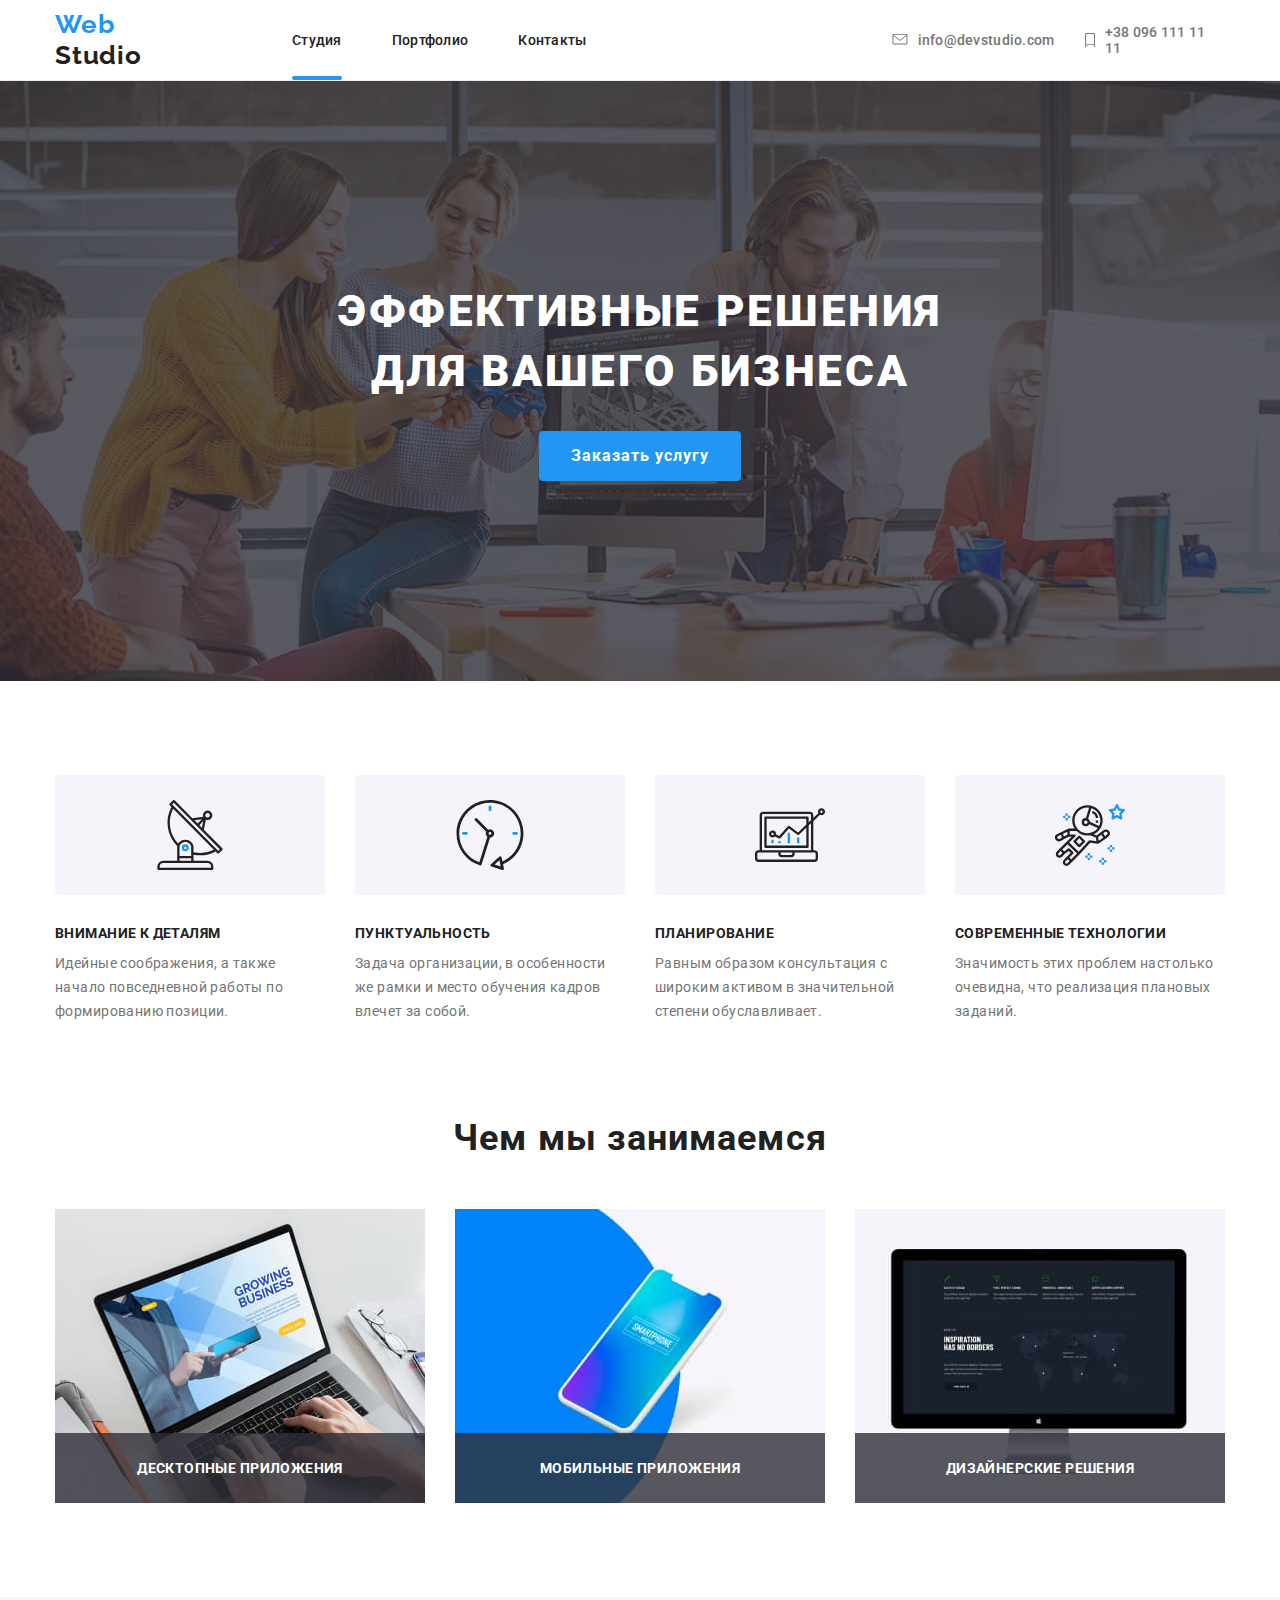
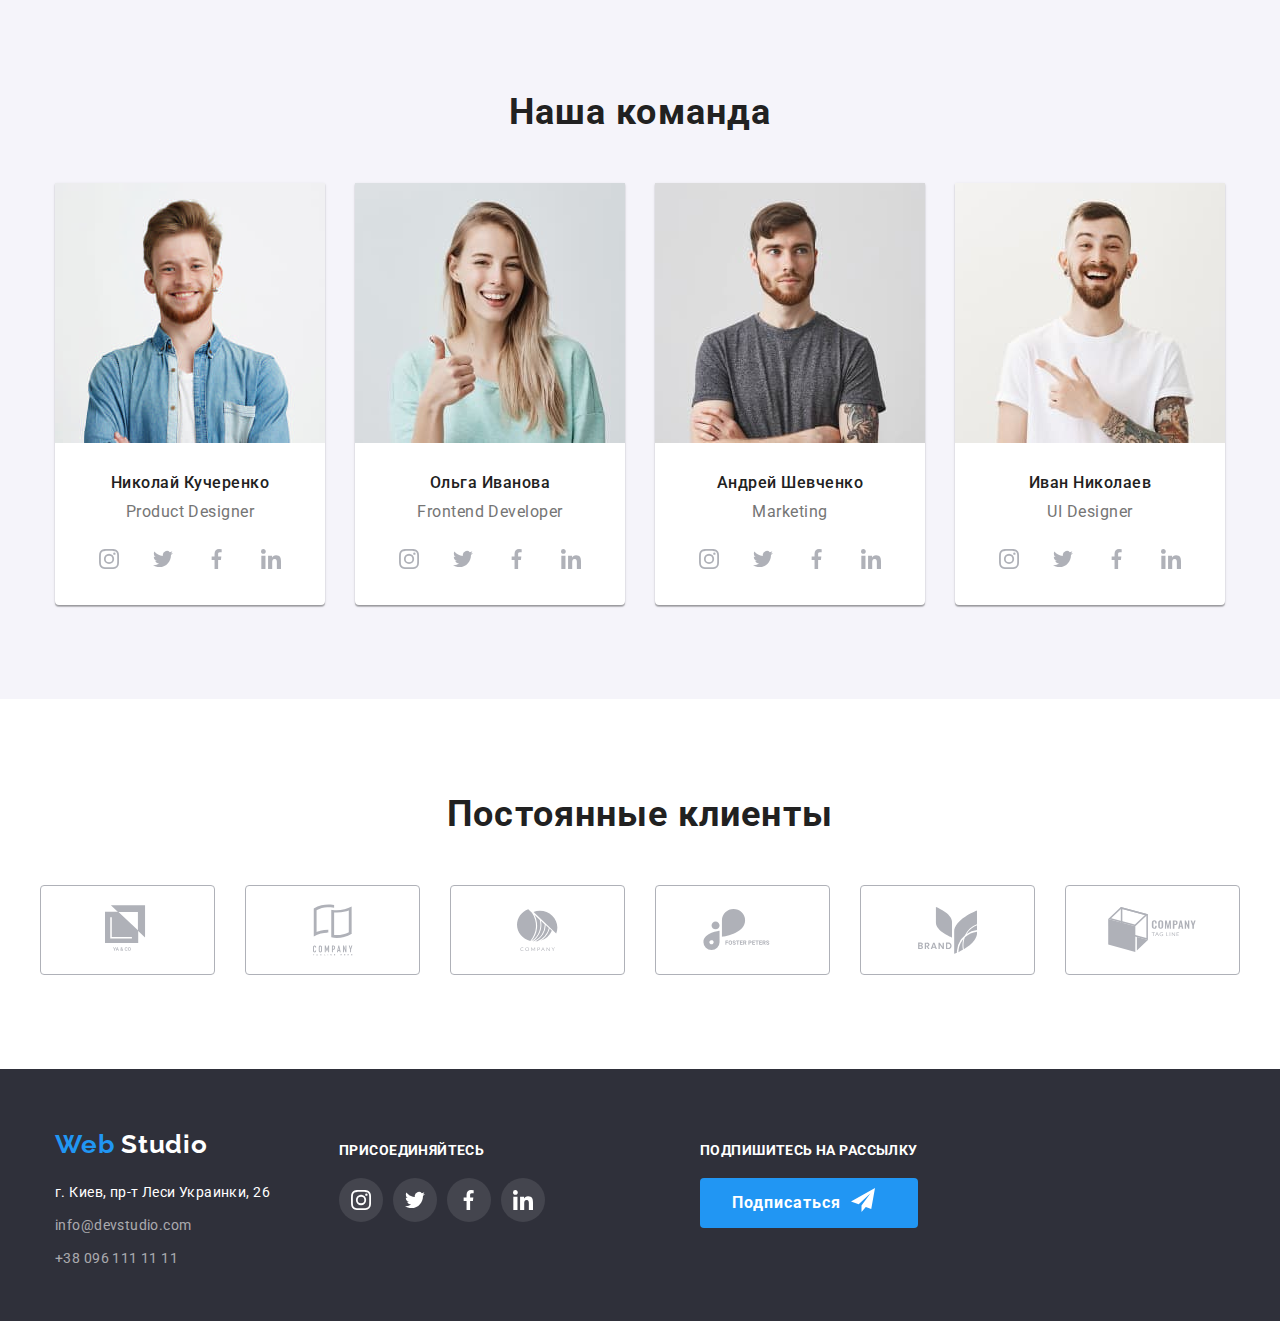
<file: index.html>
<!DOCTYPE html>
<html lang="ru">
  <head>
    <meta charset="UTF-8" />
    <meta name="viewport" content="width=device-width, initial-scale=1.0" />
    <title>Web Studio - Home</title>
    <link
      href="https://fonts.googleapis.com/css2?family=Raleway:wght@700&family=Roboto:wght@400;500;700;900&display=swap"
      rel="stylesheet"
    />
    <link
      rel="stylesheet"
      href="https://cdnjs.cloudflare.com/ajax/libs/modern-normalize/0.6.0/modern-normalize.min.css"
    />
    <link rel="stylesheet" href="./css/style.css" />
  </head>

  <body>
    <!-- Шапка -->
    <header class="header">
      <div class="conteiner main-nav">
        <nav class="main-nav">
          <!-- Логотип -->
          <a href="./index.html" class="logo link">
            <span class="logo-accent">Web</span> Studio
          </a>

          <!-- Категории -->
          <ul class="site-nav list">
            <li class="item">
              <a href="./index.html" class="link current">Студия</a>
            </li>
            <li class="item">
              <a href="./portfolio.html" class="link">Портфолио</a>
            </li>
            <li class="item">
              <a href="" class="link">Контакты</a>
            </li>
          </ul>
        </nav>

        <!-- Контакты -->

        <address class="main-nav">
          <ul class="contacts-header list">
            <li class="item">
              <a href="mailto:info@devstudio.com" class>
                <svg class="mail-icon">
                  <use href="./images/sprite.svg#icon-mail"></use>
                </svg>
                info@devstudio.com
              </a>
            </li>
            <li class="item">
              <a href="tel:+380961111111">
                <svg class="tel-icon">
                  <use href="./images/sprite.svg#icon-smartphone"></use>
                </svg>
                +38 096 111 11 11
              </a>
            </li>
          </ul>
        </address>
      </div>
    </header>

    <!-- Уникальный контент -->
    <main>
      <!-- Герой -->
      <section class="hero">
        <div class="conteiner">
          <h1 class="hero-title">Эффективные решения для вашего бизнеса</h1>
          <a href="" class="button link">Заказать услугу</a>
        </div>
      </section>

      <!-- Преимущества -->

      <section class="features">
        <!-- Невидимый заголовок -->
        <h2 class="features-title-hidden">Наши преимущества</h2>

        <div class="conteiner">
          <ul class="features-list list">
            <li class="item icon-vector">
              <div class="features-content">
                <h3 class="features-title">Внимание к деталям</h3>
                <p class="features-text">
                  Идейные соображения, а также начало повседневной работы по
                  формированию позиции.
                </p>
              </div>
            </li>
            <li class="item icon-vector1">
              <div class="features-content">
                <h3 class="features-title">Пунктуальность</h3>
                <p class="features-text">
                  Задача организации, в особенности же рамки и место обучения
                  кадров влечет за собой.
                </p>
              </div>
            </li>
            <li class="item icon-vector2">
              <div class="features-content">
                <h3 class="features-title">Планирование</h3>
                <p class="features-text">
                  Равным образом консультация с широким активом в значительной
                  степени обуславливает.
                </p>
              </div>
            </li>
            <li class="item icon-vector3">
              <div class="features-content">
                <h3 class="features-title">Современные технологии</h3>
                <p class="features-text">
                  Значимость этих проблем настолько очевидна, что реализация
                  плановых заданий.
                </p>
              </div>
            </li>
          </ul>
        </div>
      </section>

      <!-- Наша деятельность -->

      <section class="section-activity">
        <div class="conteiner">
          <h2 class="activity-title">Чем мы занимаемся</h2>
          <ul class="activity-list list">
            <li class="item">
              <img
                src="./images/box/box.jpg"
                alt="Десктопные приложения"
                width="370"
              />

              <h3 class="activity-subtitle">Десктопные приложения</h3>
            </li>
            <li class="item">
              <img
                src="./images/box/box2.jpg"
                alt="Мобильные приложения"
                width="370"
              />
              <h3 class="activity-subtitle">Мобильные приложения</h3>
            </li>
            <li class="item">
              <img
                src="./images/box/box3.jpg"
                alt="Дизайнерские решения"
                width="370"
              />
              <h3 class="activity-subtitle">Дизайнерские решения</h3>
            </li>
          </ul>
        </div>
      </section>

      <!-- Команда -->
      <section class="section-team">
        <div class="conteiner">
          <h2 class="team-title">Наша команда</h2>
          <ul class="team-list list">
            <li class="item">
              <img
                src="./images/team/team.jpg"
                alt="Николай Кучеренко"
                width="270"
              />
              <div class="team-content">
                <h3 class="team-name">Николай Кучеренко</h3>
                <p lang="en" class="team-aside">Product Designer</p>

                <!-- соцсети -->
                <ul class="team-social list">
                  <li class="team-icons">
                    <a href="" aria-label="ссылка на instagram">
                      <svg class="social-icon">
                        <use href="./images/sprite.svg#icon-instagram"></use>
                      </svg>
                    </a>
                  </li>
                  <li class="team-icons">
                    <a href="" aria-label="ссылка на twitter">
                      <svg class="social-icon">
                        <use href="./images/sprite.svg#icon-twitter"></use>
                      </svg>
                    </a>
                  </li>
                  <li class="team-icons">
                    <a href="" aria-label="ссылка на facebook">
                      <svg class="social-icon">
                        <use href="./images/sprite.svg#icon-facebook"></use>
                      </svg>
                    </a>
                  </li>
                  <li class="team-icons">
                    <a href="" aria-label="ссылка на linkedIn">
                      <svg class="social-icon">
                        <use href="./images/sprite.svg#icon-linkedin"></use>
                      </svg>
                    </a>
                  </li>
                </ul>
              </div>
            </li>
            <li class="item">
              <img
                src="./images/team/team2.jpg"
                alt="Ольга Иванова"
                width="270"
              />
              <div class="team-content">
                <h3 class="team-name">Ольга Иванова</h3>
                <p lang="en" class="team-aside">Frontend Developer</p>

                <!-- соцсети -->
                <ul class="team-social list">
                  <li class="team-icons">
                    <a href="" aria-label="ссылка на instagram">
                      <svg class="social-icon">
                        <use href="./images/sprite.svg#icon-instagram"></use>
                      </svg>
                    </a>
                  </li>
                  <li class="team-icons">
                    <a href="" aria-label="ссылка на twitter">
                      <svg class="social-icon">
                        <use href="./images/sprite.svg#icon-twitter"></use>
                      </svg>
                    </a>
                  </li>
                  <li class="team-icons">
                    <a href="" aria-label="ссылка на facebook">
                      <svg class="social-icon">
                        <use href="./images/sprite.svg#icon-facebook"></use>
                      </svg>
                    </a>
                  </li>
                  <li class="team-icons">
                    <a href="" aria-label="ссылка на linkedIn">
                      <svg class="social-icon">
                        <use href="./images/sprite.svg#icon-linkedin"></use>
                      </svg>
                    </a>
                  </li>
                </ul>
              </div>
            </li>
            <li class="item">
              <img
                src="./images/team/team3.jpg"
                alt="Андрей Шевченко"
                width="270"
              />
              <div class="team-content">
                <h3 class="team-name">Андрей Шевченко</h3>
                <p lang="en" class="team-aside">Marketing</p>

                <!-- соцсети -->
                <ul class="team-social list">
                  <li class="team-icons">
                    <a href="" aria-label="ссылка на instagram">
                      <svg class="social-icon">
                        <use href="./images/sprite.svg#icon-instagram"></use>
                      </svg>
                    </a>
                  </li>
                  <li class="team-icons">
                    <a href="" aria-label="ссылка на twitter">
                      <svg class="social-icon">
                        <use href="./images/sprite.svg#icon-twitter"></use>
                      </svg>
                    </a>
                  </li>
                  <li class="team-icons">
                    <a href="" aria-label="ссылка на facebook">
                      <svg class="social-icon">
                        <use href="./images/sprite.svg#icon-facebook"></use>
                      </svg>
                    </a>
                  </li>
                  <li class="team-icons">
                    <a href="" aria-label="ссылка на linkedIn">
                      <svg class="social-icon">
                        <use href="./images/sprite.svg#icon-linkedin"></use>
                      </svg>
                    </a>
                  </li>
                </ul>
              </div>
            </li>
            <li class="item">
              <img
                src="./images/team/team4.jpg"
                alt="Иван Николаев"
                width="270"
              />
              <div class="team-content">
                <h3 class="team-name">Иван Николаев</h3>
                <p lang="en" class="team-aside">UI Designer</p>

                <!-- соцсети -->
                <ul class="team-social list">
                  <li class="team-icons">
                    <a href="" aria-label="ссылка на instagram">
                      <svg class="social-icon">
                        <use href="./images/sprite.svg#icon-instagram"></use>
                      </svg>
                    </a>
                  </li>
                  <li class="team-icons">
                    <a href="" aria-label="ссылка на twitter">
                      <svg class="social-icon">
                        <use href="./images/sprite.svg#icon-twitter"></use>
                      </svg>
                    </a>
                  </li>
                  <li class="team-icons">
                    <a href="" aria-label="ссылка на facebook">
                      <svg class="social-icon">
                        <use href="./images/sprite.svg#icon-facebook"></use>
                      </svg>
                    </a>
                  </li>
                  <li class="team-icons">
                    <a href="" aria-label="ссылка на linkedIn">
                      <svg class="social-icon">
                        <use href="./images/sprite.svg#icon-linkedin"></use>
                      </svg>
                    </a>
                  </li>
                </ul>
              </div>
            </li>
          </ul>
        </div>
      </section>

      <!-- Клиенты -->

      <section class="section-clients">
        <div class="conteiner">
          <h2 class="clients-title">Постоянные клиенты</h2>
          <ul class="clients-list list">
            <li class="item">
              <div class="clients-img">
                <a href="">
                  <svg class="clients-icon" width="44.27px" height="49.23px">
                    <use href="./images/sprite.svg#icon-logo1"></use>
                  </svg>
                </a>
              </div>
            </li>
            <li class="item">
              <div class="clients-img">
                <a href="">
                  <svg class="clients-icon" width="40px" height="52px">
                    <use href="./images/sprite.svg#icon-logo2"></use>
                  </svg>
                </a>
              </div>
            </li>
            <li class="item">
              <div class="clients-img">
                <a href="">
                  <svg class="clients-icon" width="41px" height="42.6px">
                    <use href="./images/sprite.svg#icon-logo3"></use>
                  </svg>
                </a>
              </div>
            </li>
            <li class="item">
              <div class="clients-img">
                <a href="">
                  <svg class="clients-icon" width="79.66px" height="42.02px">
                    <use href="./images/sprite.svg#icon-logo4"></use>
                  </svg>
                </a>
              </div>
            </li>
            <li class="item">
              <div class="clients-img">
                <a href="">
                  <svg class="clients-icon" width="59px" height="47px">
                    <use href="./images/sprite.svg#icon-logo5"></use>
                  </svg>
                </a>
              </div>
            </li>
            <li class="item">
              <div class="clients-img">
                <a href="">
                  <svg class="clients-icon" width="88.48px" height="45.44px">
                    <use href="./images/sprite.svg#icon-logo6"></use>
                  </svg>
                </a>
              </div>
            </li>
          </ul>
        </div>
      </section>
    </main>

    <!-- Подвал -->

    <footer class="footer">
      <div class="conteiner">
        <div class="adress-item">
          <a href="./index.html" class="logo link">
            <span class="logo-accent">Web</span>
            <span class="logo-invert">Studio</span>
          </a>
          <address class="address-footer">
            <span class="location">г. Киев, пр-т Леси Украинки, 26</span>
            <a
              href="mailto:info@devstudio.com"
              class="contacts-footer mail link"
              >info@devstudio.com
            </a>

            <a href="tel:380961111111" class="contacts-footer link"
              >+38 096 111 11 11
            </a>
          </address>
        </div>

        <!-- Мы в соцсетях -->
        <div class="social-list">
          <b class="social">Присоединяйтесь</b>
          <ul class="label list">
            <li class="item">
              <a href="" class="link" aria-label="мы в instagram">
                <svg class="social-icon-footer">
                  <use href="./images/sprite.svg#icon-footer-instagram"></use>
                </svg>
              </a>
            </li>
            <li class="item">
              <a href="" class="link" aria-label="мы в twitter">
                <svg class="social-icon-footer">
                  <use href="./images/sprite.svg#icon-footer-twitter"></use>
                </svg>
              </a>
            </li>
            <li class="item">
              <a href="" class="link" aria-label="мы в facebook">
                <svg class="social-icon-footer">
                  <use href="./images/sprite.svg#icon-footer-facebook"></use>
                </svg>
              </a>
            </li>
            <li class="item">
              <a href="" class="link" aria-label="мы в linkedin">
                <svg class="social-icon-footer">
                  <use href="./images/sprite.svg#icon-footer-linkedin"></use>
                </svg>
              </a>
            </li>
          </ul>
        </div>

        <!-- Форма подписки -->
        <div class="newsletter-list">
          <b class="newsletter">Подпишитесь на рассылку</b>
          <a href="" class="button link">Подписаться</a>
        </div>
      </div>
    </footer>
  </body>
</html>
</file>
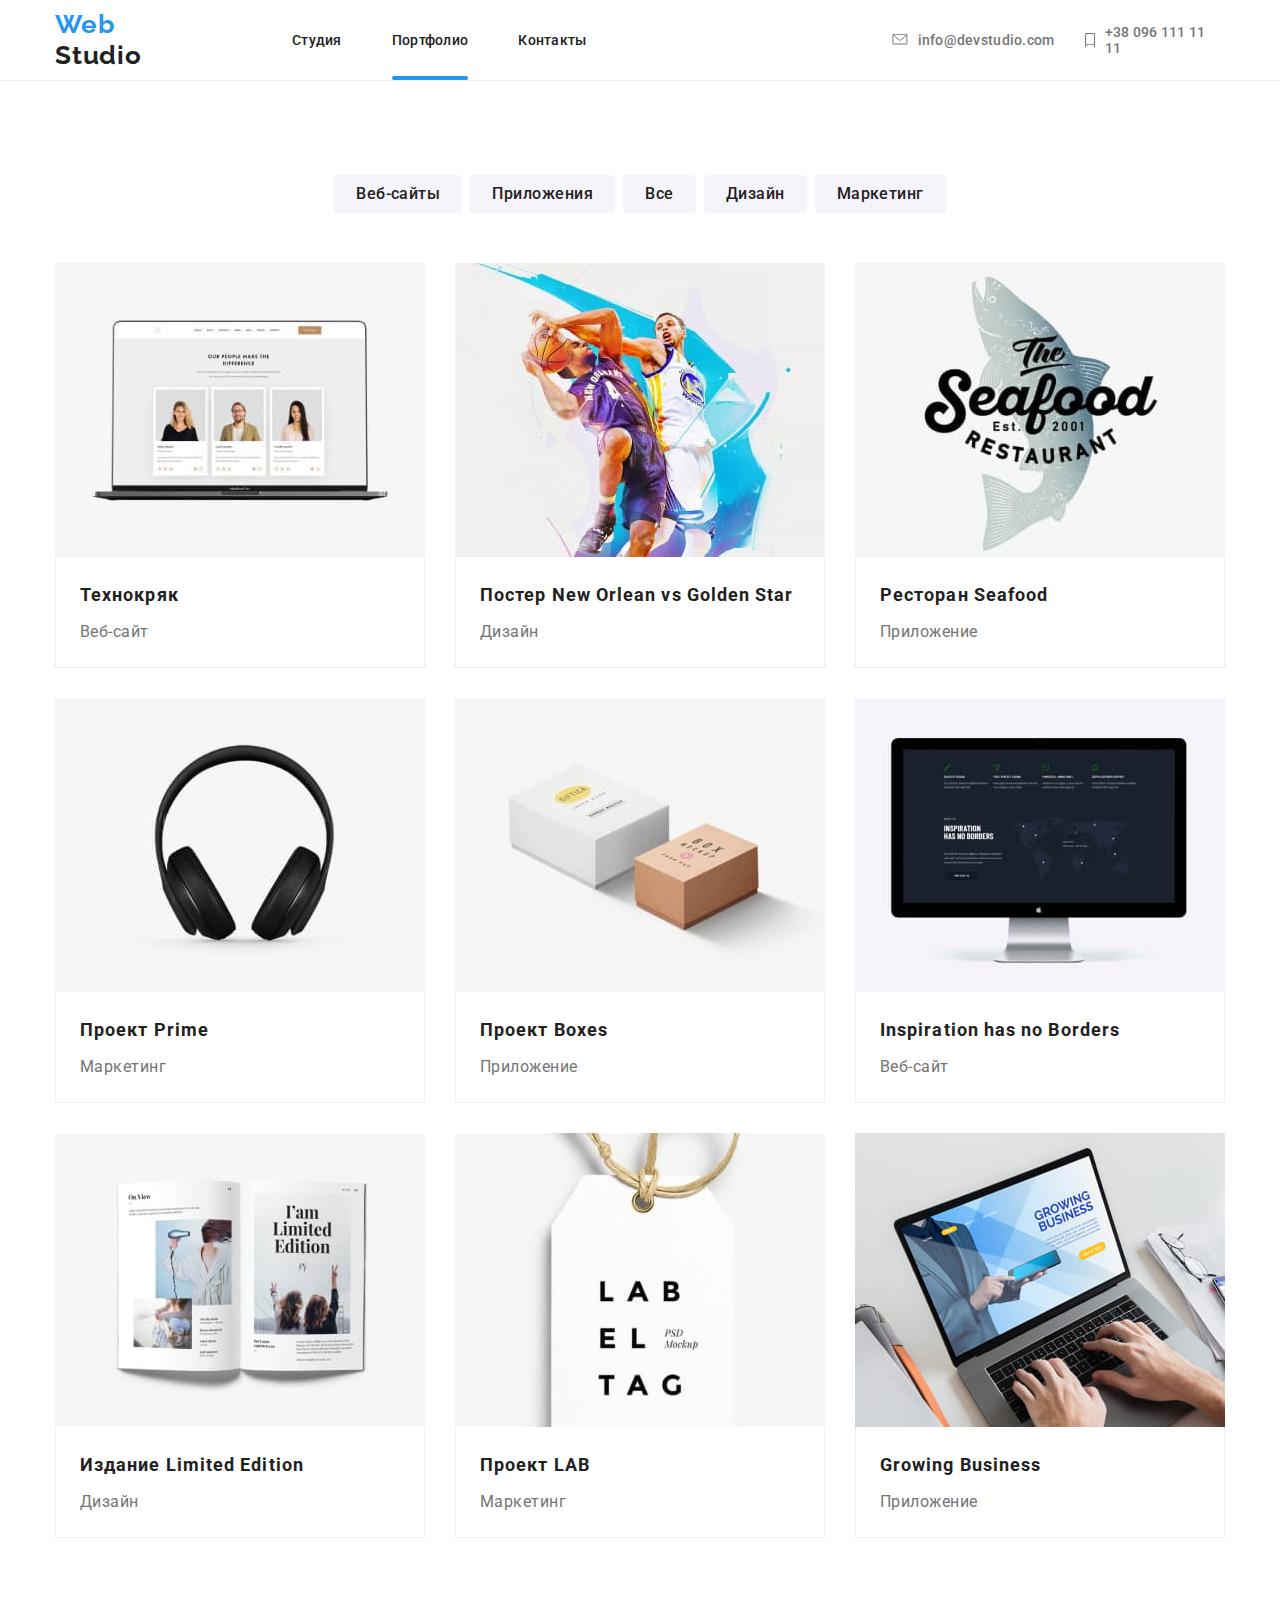
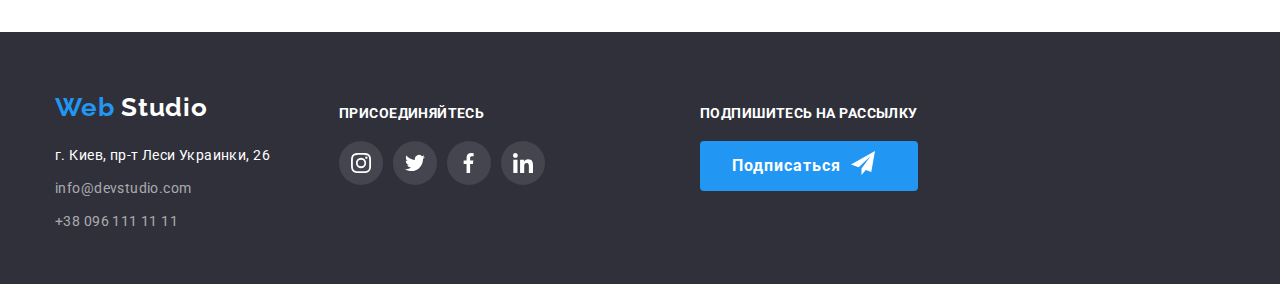
<file: portfolio.html>
<!DOCTYPE html>
<html lang="ru">
  <head>
    <meta charset="UTF-8" />
    <meta name="viewport" content="width=device-width, initial-scale=1.0" />
    <title>Web Studio - Portfolio</title>
    <link
      href="https://fonts.googleapis.com/css2?family=Raleway:wght@700&family=Roboto:wght@400;500;700;900&display=swap"
      rel="stylesheet"
    />
    <link
      rel="stylesheet"
      href="https://cdnjs.cloudflare.com/ajax/libs/modern-normalize/0.6.0/modern-normalize.min.css"
    />
    <link rel="stylesheet" href="./css/style.css" />
  </head>

  <body>
    <!-- Шапка -->
    <header class="header">
      <div class="conteiner main-nav">
        <nav class="main-nav">
          <!-- Логотип -->
          <a href="./index.html" class="logo link">
            <span class="logo-accent">Web</span> Studio
          </a>

          <!-- Категории -->
          <ul class="site-nav list">
            <li class="item">
              <a href="./index.html" class="link">Студия</a>
            </li>
            <li class="item">
              <a href="./portfolio.html" class="link current">Портфолио</a>
            </li>
            <li class="item">
              <a href="" class="link">Контакты</a>
            </li>
          </ul>
        </nav>

        <!-- Контакты -->
        <address class="main-nav">
          <ul class="contacts-header list">
            <li class="item">
              <a href="mailto:info@devstudio.com" class>
                <svg class="mail-icon">
                  <use href="./images/sprite.svg#icon-mail"></use>
                </svg>
                info@devstudio.com
              </a>
            </li>
            <li class="item">
              <a href="tel:+380961111111">
                <svg class="tel-icon">
                  <use href="./images/sprite.svg#icon-smartphone"></use>
                </svg>
                +38 096 111 11 11
              </a>
            </li>
          </ul>
        </address>
      </div>
    </header>

    <!-- Уникальный контент -->
    <main>
      <section class="portfolio-gallery">
        <!-- Скрытый заголовок -->
        <h1 class="portfolio-title-hidden">Наши работы</h1>

        <!-- Фильтр -->
        <div class="conteiner">
          <ul class="btn list">
            <li class="btn-item">
              <button type="button" class="portfolio-button current">
                Веб-сайты
              </button>
            </li>
            <li class="btn-item">
              <button type="button" class="portfolio-button">Приложения</button>
            </li>
            <li class="btn-item">
              <button type="button" class="portfolio-button">Все</button>
            </li>
            <li class="btn-item">
              <button type="button" class="portfolio-button">Дизайн</button>
            </li>
            <li class="btn-item">
              <button type="button" class="portfolio-button">Маркетинг</button>
            </li>
          </ul>

          <!-- Портфолио -->
          <ul class="portfolio list">
            <li class="item">
              <a href="" class="portfolio-link link">
                <div class="portfolio-img">
                  <img
                    src="./images/portfolio/portfolio1.jpg"
                    alt="Веб-сайт Технокряк"
                  />
                  <p class="portfolio-text">
                    Технокряк это современная площадка распространения
                    коронавируса. Компании используют эту платформу для
                    цифрового шпионажа и атак на защищённые сервера конкурентов.
                  </p>
                </div>
                <div class="portfolio-content">
                  <h2 class="portfolio-title">Технокряк</h2>
                  <p class="portfolio-aside">Веб-сайт</p>
                </div>
              </a>
            </li>
            <li class="item">
              <a href="" class="portfolio-link link">
                <div class="portfolio-img">
                  <img
                    src="./images/portfolio/portfolio2.jpg"
                    alt="Постер New Orlean vs Golden Star"
                  />
                  <p class="portfolio-text">
                    Технокряк это современная площадка распространения
                    коронавируса. Компании используют эту платформу для
                    цифрового шпионажа и атак на защищённые сервера конкурентов.
                  </p>
                </div>
                <div class="portfolio-content">
                  <h2 class="portfolio-title">
                    Постер New Orlean vs Golden Star
                  </h2>
                  <p class="portfolio-aside">Дизайн</p>
                </div>
              </a>
            </li>
            <li class="item">
              <a href="" class="portfolio-link link">
                <div class="portfolio-img">
                  <img
                    src="./images/portfolio/portfolio3.jpg"
                    alt="Ресторан Seafood"
                  />
                  <p class="portfolio-text">
                    Технокряк это современная площадка распространения
                    коронавируса. Компании используют эту платформу для
                    цифрового шпионажа и атак на защищённые сервера конкурентов.
                  </p>
                </div>
                <div class="portfolio-content">
                  <h2 class="portfolio-title">Ресторан Seafood</h2>
                  <p class="portfolio-aside">Приложение</p>
                </div>
              </a>
            </li>
            <li class="item">
              <a href="" class="portfolio-link link">
                <div class="portfolio-img">
                  <img
                    src="./images/portfolio/portfolio4.jpg"
                    alt="Проект Prime"
                  />
                  <p class="portfolio-text">
                    Технокряк это современная площадка распространения
                    коронавируса. Компании используют эту платформу для
                    цифрового шпионажа и атак на защищённые сервера конкурентов.
                  </p>
                </div>
                <div class="portfolio-content">
                  <h2 class="portfolio-title">Проект Prime</h2>
                  <p class="portfolio-aside">Маркетинг</p>
                </div>
              </a>
            </li>
            <li class="item">
              <a href="" class="portfolio-link link">
                <div class="portfolio-img">
                  <img
                    src="./images/portfolio/portfolio5.jpg"
                    alt="Проект Boxes"
                  />
                  <p class="portfolio-text">
                    Технокряк это современная площадка распространения
                    коронавируса. Компании используют эту платформу для
                    цифрового шпионажа и атак на защищённые сервера конкурентов.
                  </p>
                </div>
                <div class="portfolio-content">
                  <h2 class="portfolio-title">Проект Boxes</h2>
                  <p class="portfolio-aside">Приложение</p>
                </div>
              </a>
            </li>
            <li class="item">
              <a href="" class="portfolio-link link">
                <div class="portfolio-img">
                  <img
                    src="./images/portfolio/portfolio6.jpg"
                    alt="Inspiration has no Borders"
                  />
                  <p class="portfolio-text">
                    Технокряк это современная площадка распространения
                    коронавируса. Компании используют эту платформу для
                    цифрового шпионажа и атак на защищённые сервера конкурентов.
                  </p>
                </div>

                <div class="portfolio-content">
                  <h2 lang="en" class="portfolio-title">
                    Inspiration has no Borders
                  </h2>
                  <p class="portfolio-aside">Веб-сайт</p>
                </div>
              </a>
            </li>
            <li class="item">
              <a href="" class="portfolio-link link">
                <div class="portfolio-img">
                  <img
                    src="./images/portfolio/portfolio7.jpg"
                    alt="Издание Limited Edition"
                  />
                  <p class="portfolio-text">
                    Технокряк это современная площадка распространения
                    коронавируса. Компании используют эту платформу для
                    цифрового шпионажа и атак на защищённые сервера конкурентов.
                  </p>
                </div>
                <div class="portfolio-content">
                  <h2 class="portfolio-title">Издание Limited Edition</h2>
                  <p class="portfolio-aside">Дизайн</p>
                </div>
              </a>
            </li>
            <li class="item">
              <a href="" class="portfolio-link link">
                <div class="portfolio-img">
                  <img
                    src="./images/portfolio/portfolio8.jpg"
                    alt="Проект LAB"
                  />
                  <p class="portfolio-text">
                    Технокряк это современная площадка распространения
                    коронавируса. Компании используют эту платформу для
                    цифрового шпионажа и атак на защищённые сервера конкурентов.
                  </p>
                </div>
                <div class="portfolio-content">
                  <h2 class="portfolio-title">Проект LAB</h2>
                  <p class="portfolio-aside">Маркетинг</p>
                </div>
              </a>
            </li>
            <li class="item">
              <a href="" class="portfolio-link link">
                <div class="portfolio-img">
                  <img
                    src="./images/portfolio/portfolio9.jpg"
                    alt="Growing Business"
                  />
                  <p class="portfolio-text">
                    Технокряк это современная площадка распространения
                    коронавируса. Компании используют эту платформу для
                    цифрового шпионажа и атак на защищённые сервера конкурентов.
                  </p>
                </div>
                <div class="portfolio-content">
                  <h2 class="portfolio-title">Growing Business</h2>
                  <p class="portfolio-aside">Приложение</p>
                </div>
              </a>
            </li>
          </ul>
        </div>
      </section>
    </main>

    <!-- Подвал -->

    <footer class="footer">
      <div class="conteiner">
        <div class="adress-item">
          <a href="./index.html" class="logo link">
            <span class="logo-accent">Web</span>
            <span class="logo-invert">Studio</span>
          </a>
          <address class="address-footer">
            <span class="location">г. Киев, пр-т Леси Украинки, 26</span>
            <a
              href="mailto:info@devstudio.com"
              class="contacts-footer mail link"
              >info@devstudio.com
            </a>

            <a href="tel:380961111111" class="contacts-footer link"
              >+38 096 111 11 11
            </a>
          </address>
        </div>

        <!-- Мы в соцсетях -->
        <div class="social-list">
          <b class="social">Присоединяйтесь</b>
          <ul class="label list">
            <li class="item">
              <a href="" class="link" aria-label="мы в instagram">
                <svg class="social-icon-footer">
                  <use href="./images/sprite.svg#icon-footer-instagram"></use>
                </svg>
              </a>
            </li>
            <li class="item">
              <a href="" class="link" aria-label="мы в twitter">
                <svg class="social-icon-footer">
                  <use href="./images/sprite.svg#icon-footer-twitter"></use>
                </svg>
              </a>
            </li>
            <li class="item">
              <a href="" class="link" aria-label="мы в facebook">
                <svg class="social-icon-footer">
                  <use href="./images/sprite.svg#icon-footer-facebook"></use>
                </svg>
              </a>
            </li>
            <li class="item">
              <a href="" class="link" aria-label="мы в linkedin">
                <svg class="social-icon-footer">
                  <use href="./images/sprite.svg#icon-footer-linkedin"></use>
                </svg>
              </a>
            </li>
          </ul>
        </div>

        <!-- Форма подписки -->
        <div class="newsletter-list">
          <b class="newsletter">Подпишитесь на рассылку</b>
          <a href="" class="button link">Подписаться</a>
        </div>
      </div>
    </footer>
  </body>
</html>
</file>
<file: css/style.css>
﻿/* цвет заголовков #212121 */
/* цвет вторичного текста #757575 */
/* основной фон #E5E5E5 */
/* фон секций #F5F4FA */
/* акцент #2196F3 */
/* цвет шапки #FFFFFF */
/* цвет герой #FFFFFF */
/* цвет акцента портфолио  rgba(33, 150, 243, 0.9) */
/* цвет шрифта кнопок #FFFFFF */

html {
  box-sizing: border-box;
}

*,
*::before,
*::after {
  box-sizing: inherit;
}

:root {
  --primary-title-color: #212121;
  --secondary-text-color: #757575;
  --primary-background-color: #ffffff; /*изменить на #ffffff */
  --accent-color: #2196f3;
  --section-background-color: #f5f4fa;
  --header-background-color: #ffffff;
  --hero-white-color: #ffffff;
  --portfolio-background: rgba(33, 150, 243, 0.9);
  --button-white-text: #ffffff;
  --fotter-background-color: #2f303a;
  --duration: 250ms;
  --function: cubic-bezier(0.4, 0, 0.2, 1);
}

body {
  background-color: var(--primary-background-color);
  color: var(--primary-title-color);
  font-family: Roboto, sans-serif;
}

/* ширина контейнера */
.conteiner {
  margin-left: auto;
  margin-right: auto;
  width: 1200px;
  padding-left: 15px;
  padding-right: 15px;
}

/* общие сбросы */
.link {
  text-decoration: none;
  color: var(--primary-title-color);
  padding: 0;
  margin: 0;
}

.list {
  list-style: none;
  padding: 0;
  margin: 0;
}
img {
  display: block;
}

h1,
h2,
h3,
h4,
h5,
h6,
p {
  margin-top: 0;
  margin-bottom: 0;
}

:focus {
  outline: none;
}

/* секция хедер */
/* черта под шапкой */
.header {
  width: 100%;
  top: 0;
  left: 0;
  min-height: 80px;
  border-bottom: 1px solid #ececec;
  background-color: var(--primary-background-color);
}

/* лого */
.logo {
  display: block;
  font-family: Raleway, sans-serif;
  font-style: normal;
  font-weight: bold;
  font-size: 26px;
  line-height: 31px;
  letter-spacing: 0.03em;
  transition: color var(--duration) var(--function);
}
.logo-accent {
  color: var(--accent-color);
}
.logo:hover,
.logo:focus {
  color: var(--accent-color);
}

/* категории */
.site-nav .link {
  position: relative;
  padding-top: 32px;
  padding-bottom: 32px;
  display: block;
  color: var(--primary-title-color);
  font-style: normal;
  font-weight: 500;
  font-size: 14px;
  line-height: 16px;
  letter-spacing: 0.02em;
  transition: color var(--duration) var(--function);
}

.site-nav .link::after {
  position: absolute;
  bottom: 0;
  content: '';
  opacity: 0;
  display: block;
  width: 100%;
  height: 4px;
  border-radius: 2px;
  background-color: var(--accent-color);

  transform: scaleX(0);
  transition: opacity var(--duration) var(--function),
    transform var(--duration) var(--function);
}
.site-nav .link:hover::after,
.site-nav .link:focus::after {
  opacity: 1;
  transform: scaleX(1);
}
.site-nav .link.current::after {
  opacity: 1;
  transform: scaleX(1);
}

/* контейнер навигации */
.site-nav {
  display: flex;
  margin-left: 85px;
  margin-right: 305px;
}
.site-nav .item {
  margin-right: 50px;
}
.site-nav .item:last-child {
  margin-right: 0;
}
.main-nav {
  display: flex;
  align-items: center;
}

/* ховер навигации */
.site-nav .link:hover,
.site-nav .link:focus {
  color: var(--accent-color);
}
/*.site-nav .link.current {
  color: var(--accent-color);
}*/

/*активная страница в шапке portfolio */
.portfolio .current {
  color: var(--button-white-text);
  background-color: var(--accent-color);
}

/* контакты в шапке */
.contacts-header {
  display: flex;
  align-items: center;
}

.contacts-header .item + .item {
  margin-left: 30px;
}

.contacts-header a {
  display: flex;
  align-items: center;
  font-weight: 500;
  font-size: 14px;
  line-height: 1.15;
  letter-spacing: 0.02em;
  font-style: normal;
  text-decoration: none;
  color: #757575;
  transition: color var(--duration) var(--function);
}

.contacts-header a:hover,
.contacts-header a:focus {
  color: var(--accent-color);
}

.tel-icon {
  width: 10px;
  height: 14.94px;
  margin-right: 10px;
  fill: currentColor;
}

.mail-icon {
  width: 16px;
  height: 11.2px;
  margin-right: 10px;
  fill: currentColor;
}
.contacts .mail,
.contacts .tel {
  margin-right: 10px;
}

/* секция футер */
.footer {
  background-color: var(--fotter-background-color);
}
.footer .conteiner {
  display: flex;
  height: 252px;
  max-width: 1600px;
}

.footer .button {
  display: flex;
}

/*контейнер adress-item */
.adress-item {
  padding-top: 60px;
  margin-right: 69px;
}
.location {
  margin-bottom: 9px;
}
.address-footer .mail {
  margin-bottom: 9px;
}
/*контейнер social-list */
.social-list {
  padding-top: 72px;
  margin-right: 155px;
}

/*контейнер подписки */
.newsletter-list {
  padding-top: 72px;
}

.newsletter-list .button::after {
  content: '';
  width: 24px;
  height: 24px;
  background-size: contain;
  margin-left: 10px;
  background-image: url('../images/icons/icon-send.svg');
}

/*logo-footer */
.adress-item .logo {
  margin-bottom: 20px;
}
.logo .logo-invert {
  color: var(--hero-white-color);
  transition: color var(--duration) var(--function);
}
.logo-invert:hover,
.logo-invert:focus {
  color: var(--accent-color);
}

/* адрес в футере */
.address-footer {
  display: flex;
  flex-direction: column;
  font-style: normal;
  font-weight: normal;
  font-size: 14px;
  line-height: 24px;
  letter-spacing: 0.03em;
  color: var(--hero-white-color);
  flex-direction: column;
}
.address-footer .contacts-footer {
  color: rgba(255, 255, 255, 0.6);
}

/* соцсети */
.label {
  display: flex;
}
.social-icon-footer {
  width: 20px;
  height: 20px;
}

.label .item a {
  display: flex;
  justify-content: center;
  align-items: center;
  width: 44px;
  height: 44px;
  border-radius: 50%;
  padding: 12px;
  background-color: rgba(255, 255, 255, 0.1);
  transition: background-color var(--duration) var(--function);
}

.label .item a:hover,
.label .item a:focus {
  background-color: var(--accent-color);
}

.contacts-footer {
  transition: color var(--duration) var(--function);
}

.contacts-footer:hover,
.contacts-footer:focus {
  color: var(--accent-color);
}

/*margin-right: 10px;*/
.social-list .item {
  width: calc((100% - 30px) / 4);
  margin-right: 10px;
}
.social-list .item:nth-child(4n) {
  margin-right: 0;
}

.social,
.newsletter {
  display: inline-block;
  margin-bottom: 20px;
  font-style: normal;
  font-weight: bold;
  font-size: 14px;
  line-height: 16px;
  letter-spacing: 0.03em;
  text-transform: uppercase;
  color: var(--button-white-text);
}

/* секция герой */
.hero {
  max-width: 1600px;
  min-height: 600px;
  padding-top: 200px;
  padding-bottom: 200px;
  margin-left: auto;
  margin-right: auto;
  text-align: center;
  background-image: linear-gradient(
      rgba(47, 48, 58, 0.8),
      rgba(47, 48, 58, 0.8)
    ),
    url('../images/hero/Hero.jpg');
  background-repeat: no-repeat;
  background-position: center;
  background-size: cover;
}

/* заголовок герой */
.hero-title {
  margin-left: auto;
  margin-right: auto;
  margin-bottom: 30px;
  font-style: normal;
  font-weight: 900;
  font-size: 44px;
  width: 696px;
  line-height: 60px;
  letter-spacing: 0.06em;
  text-transform: uppercase;
  color: var(--hero-white-color);
}

/* кнопка заказать и подписаться */
.button {
  display: inline-flex;
  color: var(--hero-white-color);
  background-color: var(--accent-color);
  font-style: normal;
  font-weight: bold;
  font-size: 16px;
  line-height: 30px;
  letter-spacing: 0.06em;
  min-width: 200px;
  padding: 10px 32px;
  border-radius: 4px;
  text-align: center;
}

/* секция преимущества */
.features {
  padding-top: 94px;
  padding-bottom: 94px;
}

.features-list {
  display: flex;
}
.features-list .item + .item {
  margin-left: 30px;
}

/* скрытый заголовок секции */
.features-title-hidden {
  display: none;
}

/* заголовки секции */
.features .features-title {
  font-style: normal;
  font-weight: bold;
  font-size: 14px;
  line-height: 16px;
  letter-spacing: 0.03em;
  text-transform: uppercase;
}
.features-title {
  margin-bottom: 10px;
}
/* описание под заголовком */
.features .features-text {
  color: var(--secondary-text-color);
  font-style: normal;
  font-size: 14px;
  line-height: 24px;
  letter-spacing: 0.03em;
}
/* позиционирование картинок */
.features-list .item::before {
  display: block;
  content: '';
  width: 270px;
  height: 120px;
  margin-bottom: 30px;
  background-size: 70px;
  background-repeat: no-repeat;
  background-position: center;
  border-radius: 4px;
  background-color: var(--section-background-color);
}
.icon-vector::before {
  background-image: url('../images/icons/Vector.svg');
}
.icon-vector1::before {
  background-image: url('../images/icons/Vector1.svg');
}
.icon-vector2::before {
  background-image: url('../images/icons/Vector2.svg');
}
.icon-vector3::before {
  background-image: url('../images/icons/Vector3.svg');
}

/* секция чем мы занимаемся */
.section-activity {
  padding-bottom: 94px;
}
.section-activity .activity-title {
  font-style: normal;
  font-weight: bold;
  font-size: 36px;
  line-height: 42px;
  letter-spacing: 0.03em;
  text-align: center;
}
.activity-list .item {
  position: relative;
}
.section-activity .activity-subtitle {
  position: absolute;
  bottom: 0;
  left: 0;
  width: 100%;

  padding: 27px 0 27px 0;
  color: var(--hero-white-color);
  font-style: normal;
  font-weight: bold;
  font-size: 14px;
  line-height: 16px;
  letter-spacing: 0.03em;
  text-transform: uppercase;
  text-align: center;
  background-color: rgba(47, 48, 58, 0.8);
}
.activity-title {
  margin-bottom: 50px;
}
.activity-list {
  display: flex;
  justify-content: center;
}
.activity-list .item {
  width: calc((100% - 60px) / 3);
  margin-left: 30px;
}
.activity-list .item:nth-last-child(3n) {
  margin-left: 0;
}

/* секция команда */
.section-team {
  padding-top: 94px;
  padding-bottom: 94px;
  background-color: var(--section-background-color);
}
.team-list {
  display: flex;
}
.team-list .item {
  box-shadow: 0px 2px 1px rgba(0, 0, 0, 0.2), 0px 1px 1px rgba(0, 0, 0, 0.14),
    0px 1px 3px rgba(0, 0, 0, 0.12);
  border-radius: 0px 0px 4px 4px;
}
.section-team .team-title {
  font-style: normal;
  font-weight: bold;
  font-size: 36px;
  line-height: 42px;
  letter-spacing: 0.03em;
  margin-bottom: 50px;
  text-align: center;
}
.team-list .item {
  width: calc((100% - 90px) / 4);
  margin-right: 30px;
}
.team-list .item:last-child {
  margin-right: 0;
}

.team-list .item {
  width: 270px;
  height: 422px;
  text-align: center;
  background-color: var(--primary-background-color);
}
.section-team .team-name {
  font-style: normal;
  font-weight: 500;
  font-size: 16px;
  line-height: 19px;
  letter-spacing: 0.03em;
  text-align: center;
}
.section-team .team-aside {
  color: var(--secondary-text-color);
  font-style: normal;
  font-weight: normal;
  font-size: 16px;
  line-height: 19px;
  letter-spacing: 0.03em;
}

.team-content {
  padding: 30px 32px 24px 32px;
}
.team-name {
  margin-bottom: 10px;
}
.team-aside {
  margin-bottom: 16px;
}

/* соцсети команды */
.team-social {
  display: flex;
  justify-content: center;
}
.team-icons {
  width: calc((100% - 30px) / 4);
  margin-right: 10px;
}
.team-icons:last-child {
  margin-right: 0;
}

.team-icons a {
  display: flex;
  justify-content: center;
  align-items: center;
  padding: 12px;
  border-radius: 50px;
  transition: background-color var(--duration) var(--function);
}

.social-icon {
  width: 20px;
  height: 20px;
  fill: #afb1b8;

  transition: fill var(--duration) var(--function);
}

.team-social .team-icons a:hover,
.team-social .team-icons a:focus {
  background-color: var(--accent-color);
}

.team-social .team-icons a:hover .social-icon,
.team-social .team-icons a:focus .social-icon {
  fill: #ffffff;
}

/* секция клиенты */
.clients-list {
  display: flex;
  justify-content: center;
}
.section-clients .conteiner {
  padding-top: 94px;
  padding-bottom: 94px;
}

/* клиенты - заголовок */
.section-clients .clients-title {
  font-style: normal;
  font-weight: bold;
  font-size: 36px;
  line-height: 42px;
  letter-spacing: 0.03em;
}
.clients-title {
  margin-bottom: 50px;
  text-align: center;
}

/* размеры и отступы */
.clients-list .item {
  width: calc((100% - 30px * 4) / 5);
  margin-right: 30px;
}
.clients-list .item:last-child {
  margin-right: 0;
}
.clients-list .clients-img a {
  display: flex;
  justify-content: center;
  align-items: center;
  width: 175px;
  height: 90px;
  border: 1px solid #afb1b8;
  border-radius: 4px;
  transition: border var(--duration) var(--function);
}
.clients-icon {
  fill: #afb1b8;
  transition: fill var(--duration) var(--function);
}

/* ховер и фокус */
.clients-img a:hover .clients-icon,
.clients-img a:focus .clients-icon {
  fill: var(--accent-color);
}
.clients-img a:hover,
.clients-img a:focus {
  border: 1px solid var(--accent-color);
}

/* секция портфолио */
.portfolio-gallery .conteiner {
  padding-top: 94px;
  padding-bottom: 94px;
}
/* скрытый заголовок портфолио */
.portfolio-title-hidden {
  display: none;
}
/* кнопки-фильтр */
.btn {
  margin-bottom: 50px;
  display: flex;
  justify-content: center;
}
.btn .portfolio-button {
  padding: 6px 22px 6px 22px;
  font-family: Roboto, sans-serif;
  font-weight: 500;
  font-size: 16px;
  line-height: 26px;
  letter-spacing: 0.03em;
  color: var(--primary-title-color);
  background-color: var(--section-background-color);
  border-radius: 4px;
  border: transparent;
  outline: none;
  cursor: pointer;

  transition: color var(--duration) var(--function),
    background-color var(--duration) var(--function),
    box-shadow var(--duration) var(--function);
}
.btn-item {
  margin-left: 8px;
}
.btn-item:first-child {
  margin-left: 0;
}
.portfolio-button:hover,
.portfolio-button:focus {
  color: var(--button-white-text);
  background-color: var(--accent-color);
  box-shadow: 0px 2px 2px rgba(0, 0, 0, 0.12), 0px 1px 2px rgba(0, 0, 0, 0.08),
    0px 3px 1px rgba(0, 0, 0, 0.1);
}

/* портфолио контейнер */
.portfolio {
  display: flex;
  flex-wrap: wrap;
}

/* сетка в портфолио  margin-right: 30px; */
.portfolio .item {
  width: calc((100% - 30px * 2) / 3);
  margin-right: 30px;
}
.portfolio .item:nth-child(3n) {
  margin-right: 0;
}
.portfolio .item:nth-child(-n + 6) {
  margin-bottom: 30px;
}
.portfolio-content {
  padding: 20px 24px 20px 24px;
  border-right: 1px solid #eeeeee;
  border-bottom: 1px solid #eeeeee;
  border-left: 1px solid #eeeeee;
}

/* заголовки в сетке портфолио */
.portfolio-title {
  margin-bottom: 4px;
  font-style: normal;
  font-weight: bold;
  font-size: 18px;
  line-height: 36px;
  letter-spacing: 0.06em;
  color: var(--primary-title-color);
}

/* текст под заголовком */
.portfolio-aside {
  font-style: normal;
  font-weight: normal;
  font-size: 16px;
  line-height: 30px;
  letter-spacing: 0.03em;
  color: var(--secondary-text-color);
}

/* текст */
.portfolio-img {
  position: relative;
  overflow: hidden;
}

.portfolio-text {
  position: absolute;
  display: block;
  opacity: 0;
  top: 0;
  left: 0;

  width: 100%;
  height: 100%;
  padding: 63px 24px;

  font-style: normal;
  font-weight: normal;
  font-size: 18px;
  line-height: 28px;
  letter-spacing: 0.03em;
  color: var(--button-white-text);
  background-color: rgba(33, 150, 243, 0.9);

  transition: opacity var(--duration) var(--function),
    transform var(--duration) var(--function);
  transform: translateY(100%);
}

.portfolio-link {
  display: block;
  transition: box-shadow var(--duration) var(--function);
}

/* ховер и фокус карточек портфолио*/
.portfolio-link:hover,
.portfolio-link:focus {
  box-shadow: 1px 4px 6px rgba(0, 0, 0, 0.16), 0px 4px 4px rgba(0, 0, 0, 0.06),
    0px 1px 1px rgba(0, 0, 0, 0.12);
}

.portfolio-link:hover .portfolio-text,
.portfolio-link:focus .portfolio-text {
  opacity: 1;
  transform: translateY(0);
}
</file>
